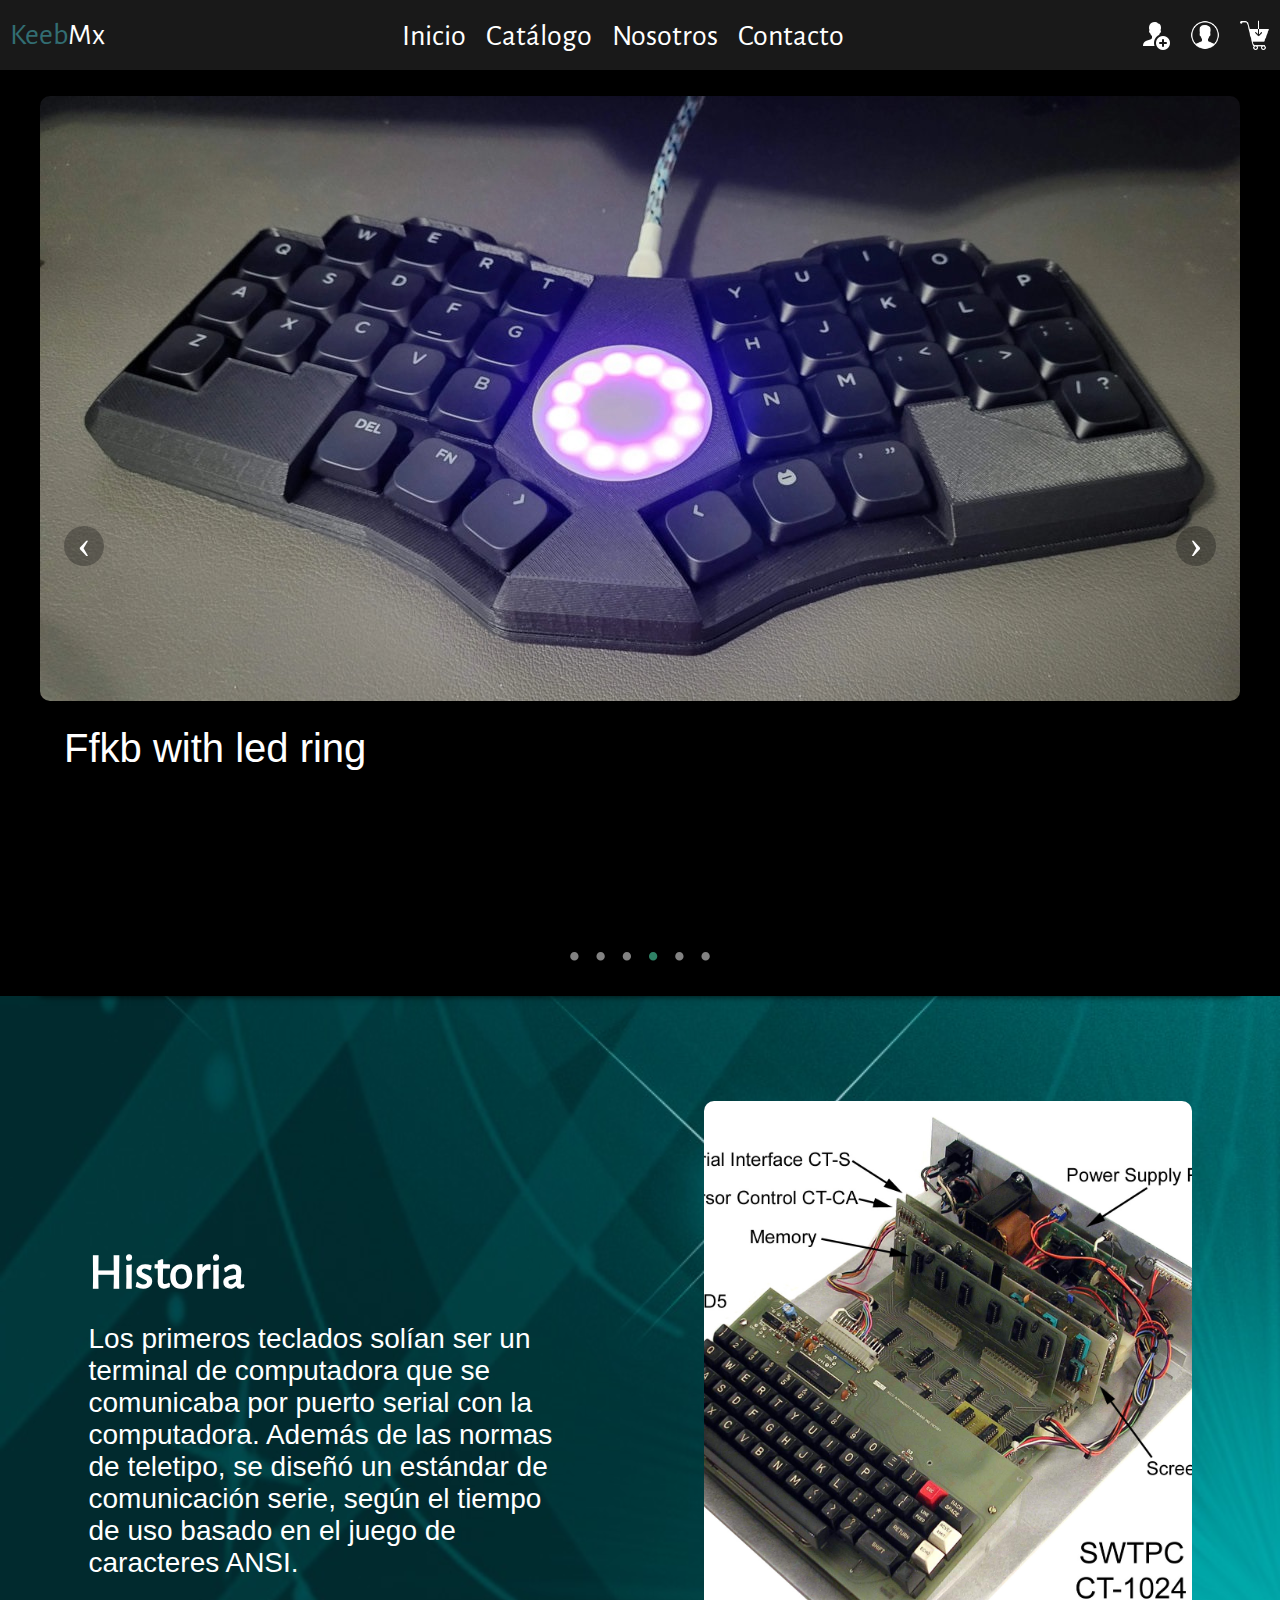
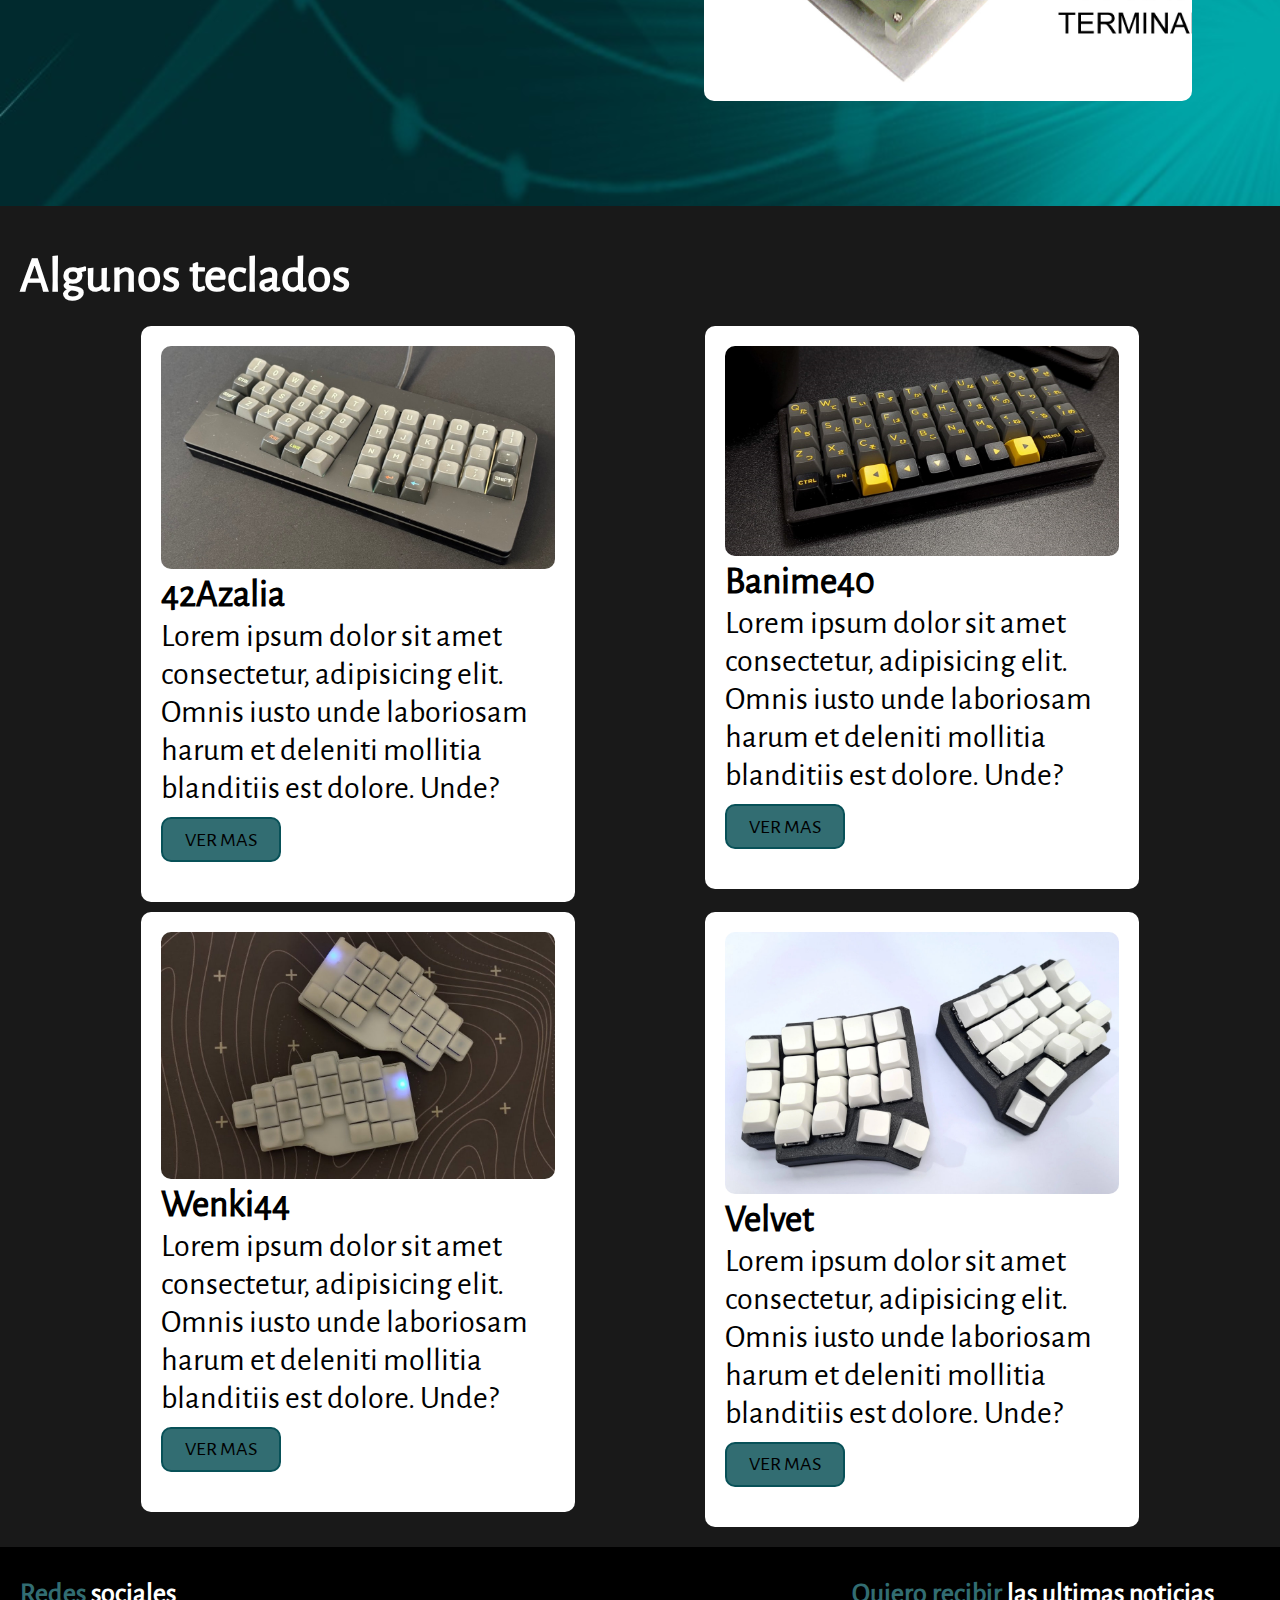
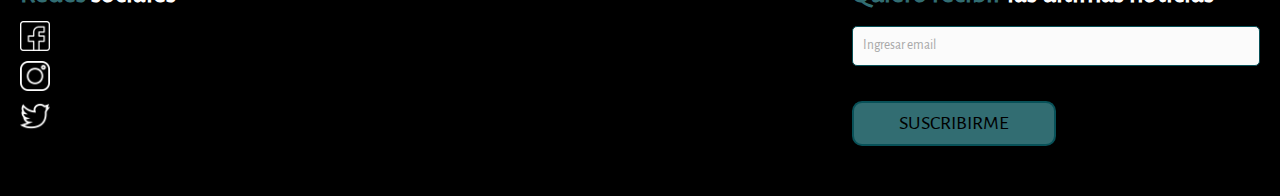
<file: index.html>
<!DOCTYPE html>
<html lang="es">

<head>
    <meta charset="UTF-8">
    <meta http-equiv="X-UA-Compatible" content="IE=edge">
    <meta name="viewport" content="width=device-width, initial-scale=1.0">
    
    <!--Link de CSS-->
    <link rel="stylesheet" href="./css/style.css">
    <title>KeebMx</title>
</head>

<body>

        <!-- Header menu navegacion -->
        
        <header class="header" id="header">
        
            <nav>
                <a href="./index.html">
                    <span class="second-color">Keeb</span>Mx
                </a>
                <ul>
                    <li>
                        <a href="./index.html">Inicio</a>
                    </li>
                    <li>
                        <a href="./pages/catalogo.html">Catálogo</a>
                    </li>
                    <li>
                        <a href="./pages/nosotros.html">Nosotros</a>
                    </li>
                    <li>
                        <a href="./pages/contacto.html">Contacto</a>
                    </li>
                </ul>
                <ul>
                    <li>
                        <a href="./pages/registro.html" class="nicon" title="Registro">
                            <img src="./assets/icon/adduser.png" alt="registro">
                        </a>
                    </li>
                    <li>
                        <a href="./pages/login.html" class="nicon" title="Login">
                            <img src="./assets/icon/login.png" alt="login">
                        </a>
                    </li>
                    <li>
                        <a href="./pages/carrito.html" class="nicon" title="Carrito">
                            <img src="./assets/icon/car.png" alt="carrito">
                        </a>
                    </li>
                </ul>
            </nav>
        </header>


        <!-- Principal -->
        <main class="main" id="main">

            
        <!-- Carrusel -->
            <section>
                <div class="slide">
                    <div class="slide-inner">
                        <input class="slide-open" type="radio" id="slide-1" 
                            name="slide" aria-hidden="true" hidden="" checked="checked">
                        <div class="slide-item">
                            <img src="./assets/42Azalia.jpg">
                            <label class="slide-text">42Azalia</label>
                        </div>
                        <input class="slide-open" type="radio" id="slide-2" 
                            name="slide" aria-hidden="true" hidden="">
                        <div class="slide-item">
                            <img src="./assets/banime40.jpg">
                            <label class="slide-text">Banime40</label>
                        </div>
                        <input class="slide-open" type="radio" id="slide-3" 
                            name="slide" aria-hidden="true" hidden="">
                        <div class="slide-item">
                            <img src="./assets/beyblock20.jpg">
                            <label class="slide-text">Beyblock20</label>
                        </div>
                        <input class="slide-open" type="radio" id="slide-4" 
                            name="slide" aria-hidden="true" hidden="" checked="checked">
                        <div class="slide-item">
                            <img src="./assets/ffkbwithledring.jpg">
                            <label class="slide-text">Ffkb with led ring</label>
                        </div>
                        <input class="slide-open" type="radio" id="slide-5" 
                            name="slide" aria-hidden="true" hidden="">
                        <div class="slide-item">
                            <img src="./assets/freaku4x.jpg">
                            <label class="slide-text">Freaku4x</label>
                        </div>
                        <input class="slide-open" type="radio" id="slide-6" 
                            name="slide" aria-hidden="true" hidden="">
                        <div class="slide-item">
                            <img src="./assets/keezyboost40.jpg">
                            <label class="slide-text">Keezy boost40</label>
                        </div>

                        <!-- Accion slide 1 (Constrol-1) direccion previa te lleva al slide 6 -->
                        <label for="slide-6" class="slide-control prev control-1">‹</label>
                        <!-- Accion slide 1 (Constrol-1) direccion previa te lleva al slide 2 -->
                        <label for="slide-2" class="slide-control next control-1">›</label>
                        <label for="slide-1" class="slide-control prev control-2">‹</label>
                        <label for="slide-3" class="slide-control next control-2">›</label>
                        <label for="slide-2" class="slide-control prev control-3">‹</label>
                        <label for="slide-4" class="slide-control next control-3">›</label>
                        <label for="slide-3" class="slide-control prev control-4">‹</label>
                        <label for="slide-5" class="slide-control next control-4">›</label>
                        <label for="slide-4" class="slide-control prev control-5">‹</label>
                        <label for="slide-6" class="slide-control next control-5">›</label>
                        <label for="slide-5" class="slide-control prev control-6">‹</label>
                        <label for="slide-1" class="slide-control next control-6">›</label>

                        <ol class="slide-indicador">
                            <li>
                                <label for="slide-1" class="slide-circulo">•</label>
                            </li>
                            <li>
                                <label for="slide-2" class="slide-circulo">•</label>
                            </li>
                            <li>
                                <label for="slide-3" class="slide-circulo">•</label>
                            </li>
                            <li>
                                <label for="slide-4" class="slide-circulo">•</label>
                            </li>
                            <li>
                                <label for="slide-5" class="slide-circulo">•</label>
                            </li>
                            <li>
                                <label for="slide-6" class="slide-circulo">•</label>
                            </li>
                        </ol>
                    </div>
                </div>
            </section>

            <section class="historia fondo-fijo">
                <div class="historia__info">
                    <h2>Historia</h2>
                    <p>Los primeros teclados solían ser un terminal de computadora que se comunicaba por puerto serial con la computadora. Además de las normas de teletipo, se diseñó un estándar de comunicación serie, según el tiempo de uso basado en el juego de caracteres ANSI.</p>
                </div>
                <img src="./assets/CT1024_Terminal_System.jpg" alt="CT1024 Terminal System">

            </section>

            <section class="fondo-fijo">

            </section>

            <!-- seccion DIstintos modelos de teclados -->
            <section class="teclado">
                <h2>Algunos teclados</h2>

                <div class="cards">

                    <!-- card keyboard -->
                    <div class="card">

                        <img src="./assets/42Azalia.jpg" alt="teclado">

                        <div class="card__body">
                            <h3>42Azalia</h3>

                            <p>Lorem ipsum dolor sit amet consectetur, adipisicing elit. Omnis iusto unde laboriosam harum
                                et deleniti mollitia blanditiis est dolore. Unde?</p>
                                <button class="btn">Ver mas</button>
                        </div>
                    </div>


                    <!-- card keyboard -->
                    <div class="card">
                        <img src="./assets/banime40.jpg" alt="teclado">
                        <div class="card__body">
                            <h3>Banime40</h3>

                            <p>Lorem ipsum dolor sit amet consectetur, adipisicing elit. Omnis iusto unde laboriosam harum
                                et deleniti mollitia blanditiis est dolore. Unde?</p>
                                <button class="btn">Ver mas</button>
                        </div>
                    </div>

                    <!-- card keyboard -->
                    <div class="card">
                        <img src="./assets/wEnki44.jpg" alt="teclado">
                        <div class="card__body">
                            <h3>Wenki44</h3>

                            <p>Lorem ipsum dolor sit amet consectetur, adipisicing elit. Omnis iusto unde laboriosam harum
                                et deleniti mollitia blanditiis est dolore. Unde?</p>
                                <button class="btn">Ver mas</button>
                        </div>
                    </div>

                    <!-- card keyboard -->
                    <div class="card">
                        <img src="./assets/Velvet.jpg" alt="teclado">
                        <div class="card__body">
                            <h3>Velvet</h3>

                            <p>Lorem ipsum dolor sit amet consectetur, adipisicing elit. Omnis iusto unde laboriosam harum
                                et deleniti mollitia blanditiis est dolore. Unde?</p>
                                <button class="btn">Ver mas</button>
                        </div>
                    </div>

                    <!-- card keyboard
                    <div class="card card--2">
                        <img src="./assets/beyblock20.jpg" alt="teclado">
                        <div class="card__body card--body-2">
                            <h3> beyblock20</h3>

                            <p>Lorem ipsum dolor sit amet consectetur, adipisicing elit. Omnis iusto unde laboriosam harum
                                et deleniti mollitia blanditiis est dolore. Unde?</p>
                                <button class="btn">Ver mas</button>

                        </div>
                    </div> -->
                </div>
            </section>    
        </main>

    <!--Pie de pagina -->
    <footer>
        <section>
            <h3><span class="second-color">Redes </span>sociales </h3>
            <a href="" class="footer-link" title="Facebook">
                <img src="./assets/icon/facebook.png" alt="">
            </a>
            <a href="" class="footer-link" title="Instagram">
                <img src="./assets/icon/instagram.png" alt="">
            </a>
            <a href="" class="footer-link" title="Twitter">
                <img src="./assets/icon/twitter.png" alt="">
            </a>
        </section>

        <section>
            <h3> <span class="second-color">Quiero recibir</span> las ultimas noticias</h3>
            <form action="">
                <label for="email"></label>
                <input type="email" name="email" placeholder="Ingresar email">
                <button type="submit" class="btn">Suscribirme</button>
            </form>
        </section>
    </footer>
</body>
</html>
</file>
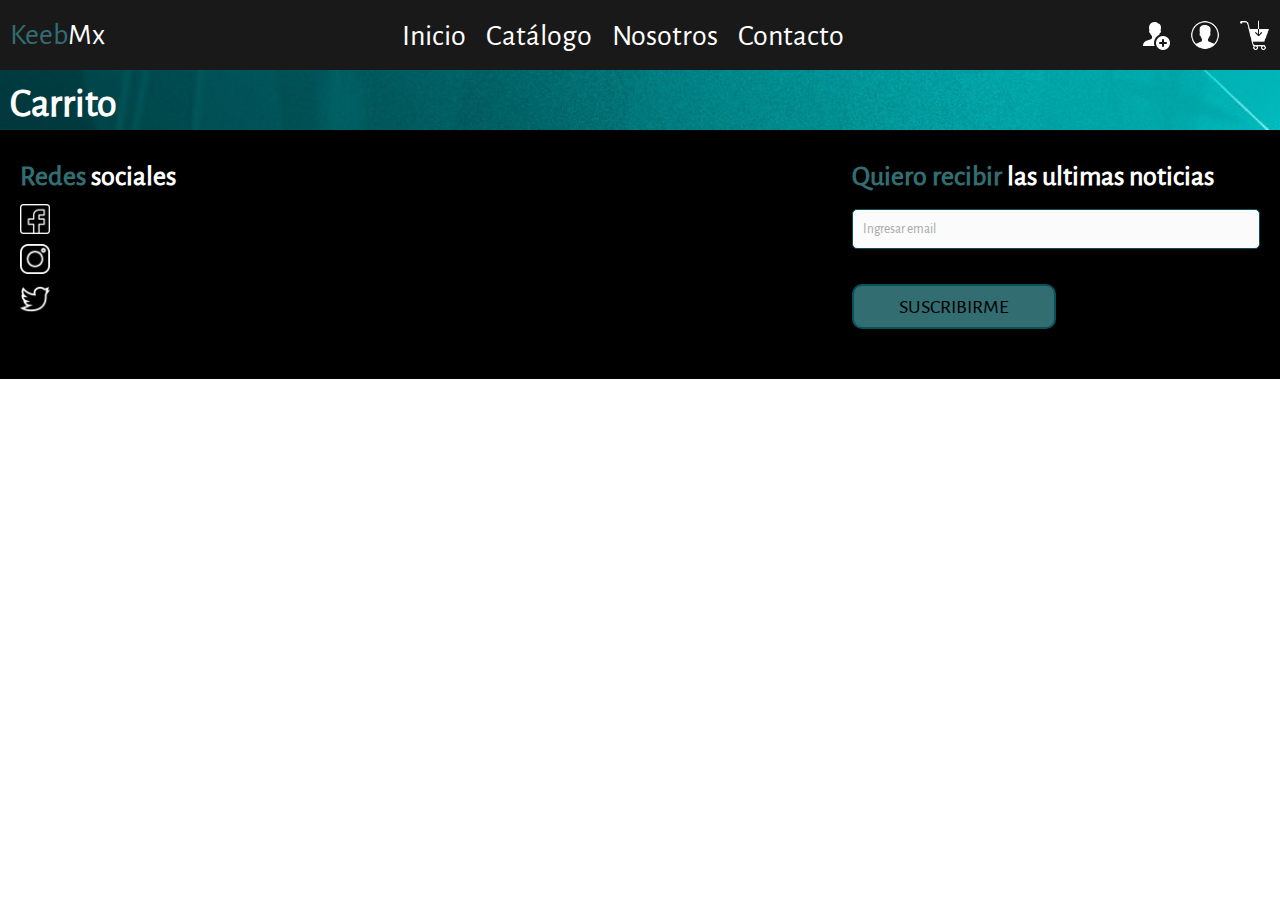
<file: pages/carrito.html>
<!DOCTYPE html>
<html lang="es">
<head>
    <meta charset="UTF-8">
    <meta http-equiv="X-UA-Compatible" content="IE=edge">
    <meta name="viewport" content="width=device-width, initial-scale=1.0">
    

    <link href="https://cdn.jsdelivr.net/npm/bootstrap@5.3.0-alpha3/dist/css/bootstrap.min.css" rel="stylesheet" integrity="sha384-KK94CHFLLe+nY2dmCWGMq91rCGa5gtU4mk92HdvYe+M/SXH301p5ILy+dN9+nJOZ" crossorigin="anonymous">
    
    <link rel="stylesheet" href="../css/style.css">
    <title>Carrito de compras</title>
</head>
<body>

        <!-- Header menu navegacion -->
        
        <header class="header" id="header">
            
            <nav>
                <a href="../index.html">
                    <span class="second-color">Keeb</span>Mx
                </a>

                <ul>
                    <li>
                        <a href="../index.html">Inicio</a>
                    </li>
                    <li>
                        <a href="./catalogo.html">Catálogo</a>
                    </li>
                    <li>
                        <a href="./nosotros.html">Nosotros</a>
                    </li>
                    <li>
                        <a href="./contacto.html">Contacto</a>
                    </li>
                </ul>
                <ul>
                    <li>                        
                        <a href="./registro.html" class="nicon" title="Registro">
                            <img src="../assets/icon/adduser.png" alt="registro">
                        </a>
                    </li>
                    <li>
                        <a href="./login.html" class="nicon" title="Login">
                            <img src="../assets/icon/login.png" alt="login">
                        </a>
                    </li>
                    <li>
                        <a href="./carrito.html" class="nicon" title="Carrito">
                            <img src="../assets/icon/car.png" alt="carrito">
                        </a>
                    </li>
                </ul>
            </nav>
        </header>
        <section class="fondo-fijo">
            <div class="titlepages">
                <h1>Carrito</h1>
            </div>



            <!-- <div>
                <div id="misprods" class="row">
                    
                </div>
            </div>
            
            <div>
                <h4>Tu carrito:</h4>
                <table class="table table-striped">
                    <thead>
                        <tr>
                            <th>ID</th>
                            <th>Nombre</th>
                            <th>Precio</th>
                        </tr>
                    </thead>
                    <tbody id="tablabody">
                        
                    </tbody>
                </table>
                <h4 id="total">Total a pagar $:</h4>
            </div>
            </div>
 -->






        </section>
    <!--Pie de pagina -->
    <footer>
        <section>
            <h3><span class="second-color">Redes </span>sociales </h3>
            <a href="" class="footer-link" title="Facebook">
                <img src="../assets/icon/facebook.png" alt="">
            </a>
            <a href="" class="footer-link" title="Instagram">
                <img src="../assets/icon/instagram.png" alt="">
            </a>
            <a href="" class="footer-link" title="Twitter">
                <img src="../assets/icon/twitter.png" alt="">
            </a>
        </section>

        <section>
            <h3> <span class="second-color">Quiero recibir</span> las ultimas noticias</h3>
            <form action="">
                <label for="email"></label>
                <input type="email" name="email" placeholder="Ingresar email">
                <button type="submit" class="btn">Suscribirme</button>
            </form>
        </section>
    </footer>

        <!-- JavaScript Bundle with Popper -->
        <script src="https://cdn.jsdelivr.net/npm/bootstrap@5.3.0-alpha3/dist/js/bootstrap.bundle.min.js" integrity="sha384-ENjdO4Dr2bkBIFxQpeoTz1HIcje39Wm4jDKdf19U8gI4ddQ3GYNS7NTKfAdVQSZe" crossorigin="anonymous"></script>
        <!-- Mi script -->
        <script src="../js/productos.js"></script>
        <script src="../js/carrito.js"></script>




</body>
</html>
</file>
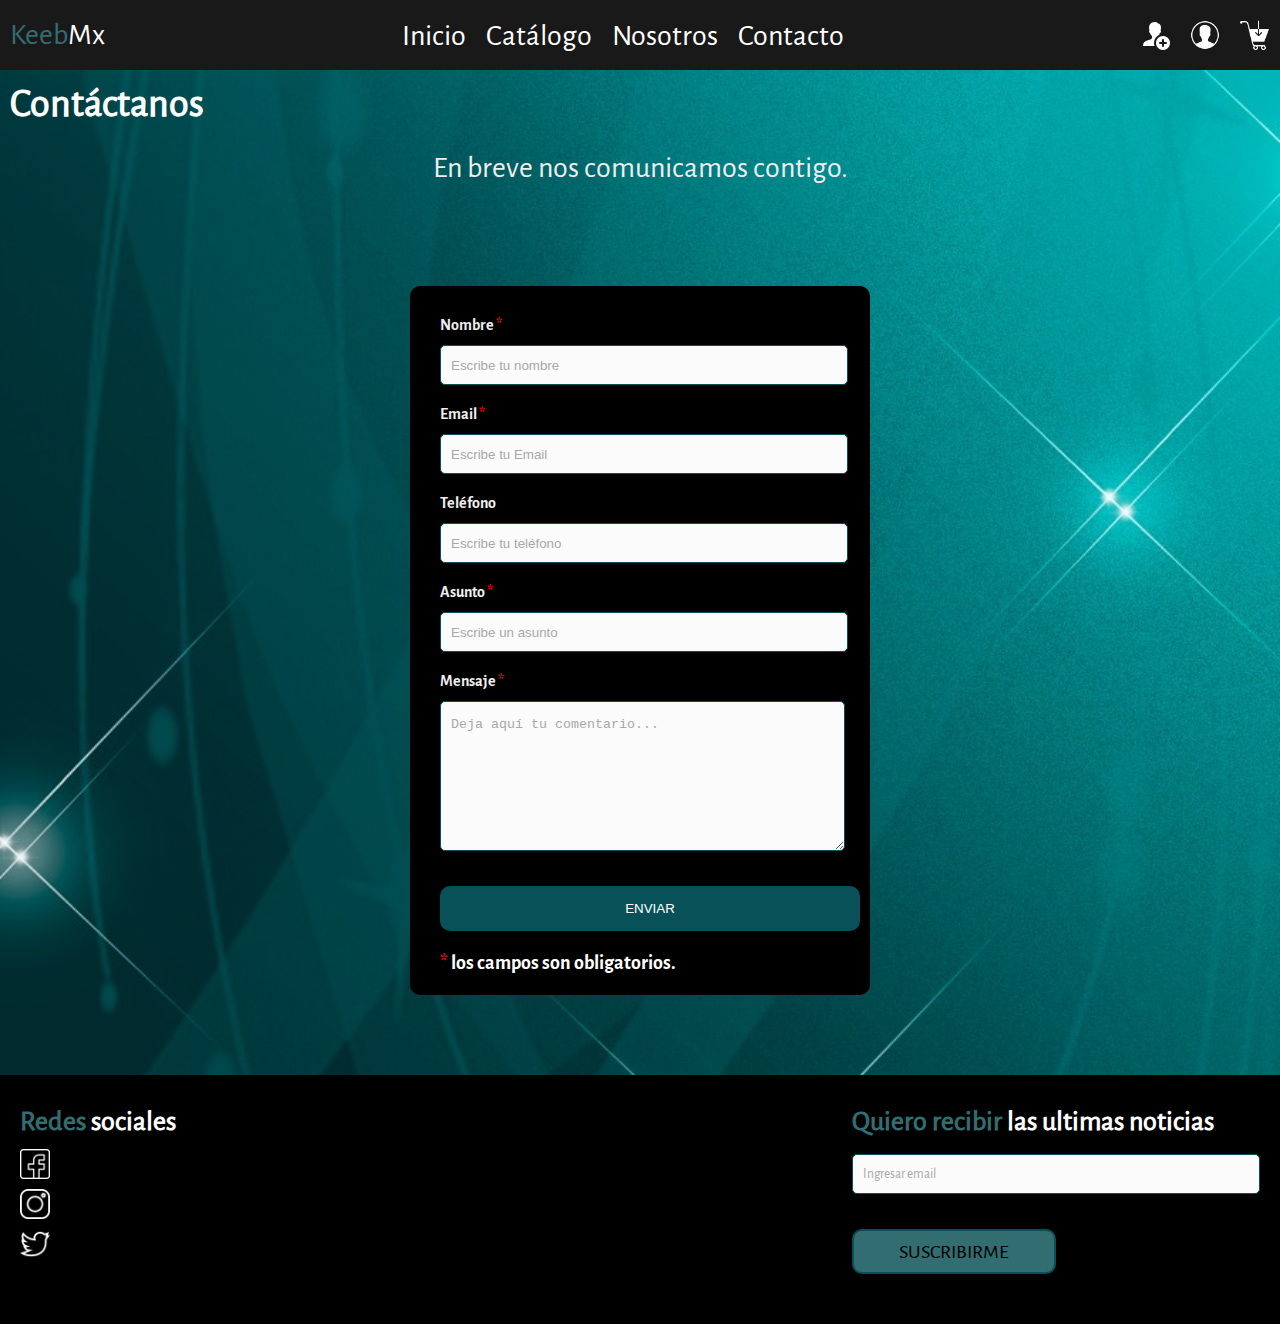
<file: pages/contacto.html>
<!DOCTYPE html>
<html lang="es">
<head>
    <meta charset="UTF-8">
    <meta http-equiv="X-UA-Compatible" content="IE=edge">
    <meta name="viewport" content="width=device-width, initial-scale=1.0">
    
    
    <link rel="stylesheet" href="../css/style.css">
    <title>Contacto</title>
</head>
<body class="fondo-fijo">

        <!-- Header menu navegacion -->
        
        <header class="header" id="header">
            
            <nav>
                <a href="../index.html">
                    <span class="second-color">Keeb</span>Mx
                </a>
                <ul>
                    <li>
                        <a href="../index.html">Inicio</a>
                    </li>
                    <li>
                        <a href="./catalogo.html">Catálogo</a>
                    </li>
                    <li>
                        <a href="./nosotros.html">Nosotros</a>
                    </li>
                    <li>
                        <a href="./contacto.html">Contacto</a>
                    </li>
                </ul>
                <ul>
                    <li>                        
                        <a href="./registro.html" class="nicon" title="Registro">
                            <img src="../assets/icon/adduser.png" alt="registro">
                        </a>
                    </li>
                    <li>
                        <a href="./login.html" class="nicon" title="Login">
                            <img src="../assets/icon/login.png" alt="login">
                        </a>
                    </li>
                    <li>
                        <a href="./carrito.html" class="nicon" title="Carrito">
                            <img src="../assets/icon/car.png" alt="carrito">
                        </a>
                    </li>
                </ul>
            </nav>
        </header>
        
        <!-- contenido principal -->
        <main>
                <div class="titlepages">
                    <h1>Contáctanos</h1>
                </div>


                <!-- formulario de contacto en html y css -->  
            <section class="formulario fondo-fijo">
                <div class="contacto">
                    <p>En breve nos comunicamos contigo.</p>
                </div>
                <div class="contact_form">

                    <div class="formulario">      
                        
                        <form>  
                            <div>     
                                <label for="nombre" class="form__content">Nombre
                                    <span class="obligatorio">*</span>
                                </label>
                                    <input type="text" name="introducir_nombre" id="nombre" required="obligatorio" placeholder="Escribe tu nombre">
                            </div>
                            <div>
                                <label for="email" class="form__content">Email
                                    <span class="obligatorio">*</span>
                                </label>
                                    <input type="email" name="introducir_email" id="email" required="obligatorio" placeholder="Escribe tu Email">
                            </div>
                            
                            <div>
                                <label for="telefone" class="form__content">Teléfono
                                </label>
                                    <input type="tel" name="introducir_telefono" id="telefono" placeholder="Escribe tu teléfono">
                            </div>   
                            
                                                        
                            <div>
                                <label for="asunto" class="form__content">Asunto
                                    <span class="obligatorio">*</span>
                                </label>
                                    <input type="text" name="introducir_asunto" id="assunto" required="obligatorio" placeholder="Escribe un asunto">
                            </div>
                            
                            <div>
                                <label for="mensaje" class="form__content">Mensaje
                                    <span class="obligatorio">*</span>
                                </label>                     
                                <textarea name="introducir_mensaje" class="texto_mensaje" id="mensaje" required="obligatorio" placeholder="Deja aquí tu comentario..."></textarea> 
                            </div>
                            <div>
                                <button class="form__btn" type="submit" name="enviar_formulario" id="enviar"><p>Enviar</p></button>
                            </div>

                                <p class="aviso">
                                <span class="obligatorio"> * </span>los campos son obligatorios.
                                </p> 

                                
                                
                        </form>
                        
                    </div>  
                </div>
            </section>

        </main>


    <!--Pie de pagina -->
        <footer>
            <section>
                <h3><span class="second-color">Redes </span>sociales </h3>
                <a href="" class="footer-link" title="Facebook">
                    <img src="../assets/icon/facebook.png" alt="">
                </a>
                <a href="" class="footer-link" title="Instagram">
                    <img src="../assets/icon/instagram.png" alt="">
                </a>
                <a href="" class="footer-link" title="Twitter">
                    <img src="../assets/icon/twitter.png" alt="">
                </a>
            </section>

            <section>
                <h3> <span class="second-color">Quiero recibir</span> las ultimas noticias</h3>
                <form action="">
                    <label for="email"></label>
                    <input type="email" name="email" placeholder="Ingresar email">
                    <button type="submit" class="btn">Suscribirme</button>
                </form>
            </section>
        </footer>
</body>
</html>
</file>
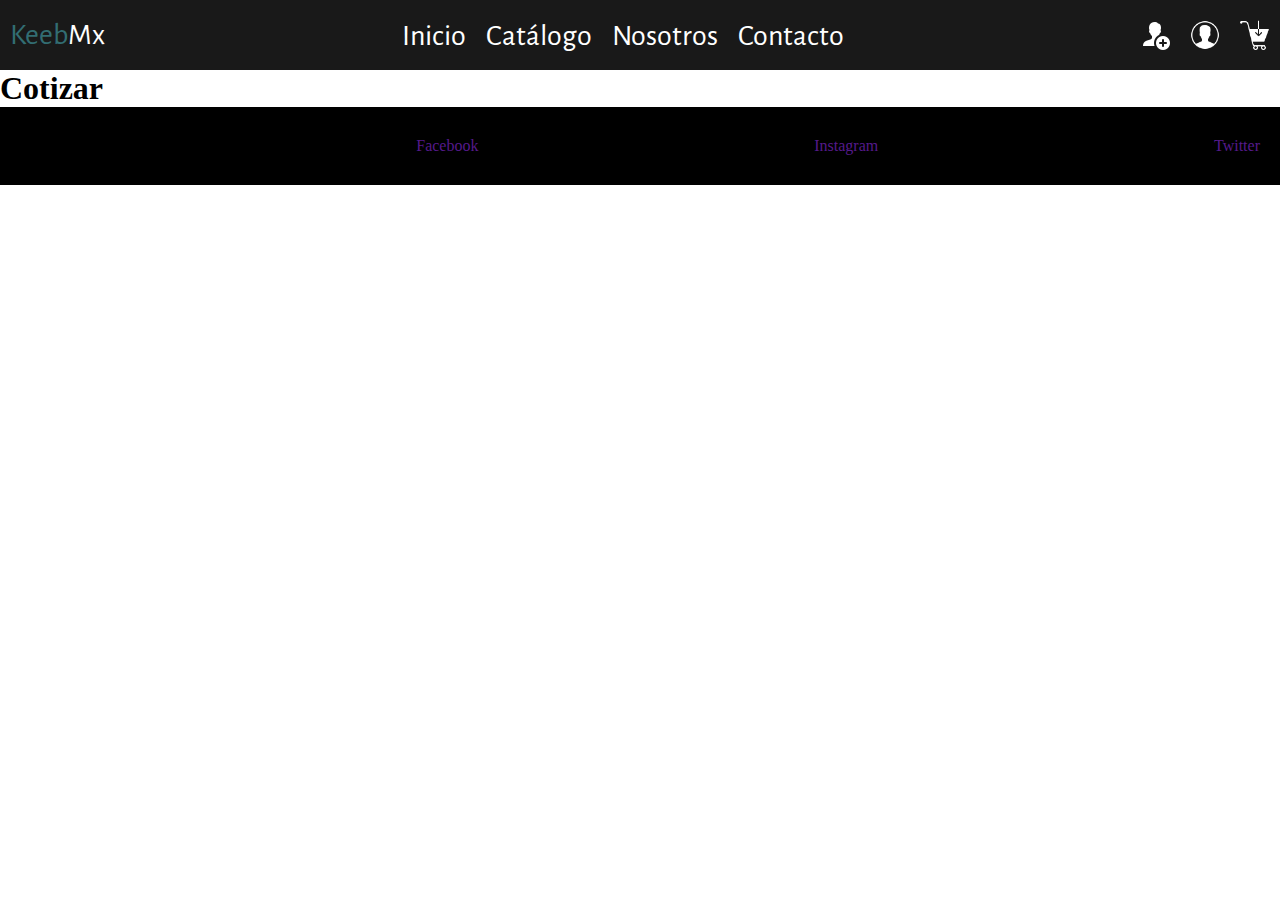
<file: pages/cotizar.html>
<!DOCTYPE html>
<html lang="es">
<head>
    <meta charset="UTF-8">
    <meta http-equiv="X-UA-Compatible" content="IE=edge">
    <meta name="viewport" content="width=device-width, initial-scale=1.0">
    
    
    <link rel="stylesheet" href="../css/style.css">
    <title>Cotizar</title>
</head>
<body>

        <!-- Header menu navegacion -->
        
        <header class="header" id="header">
            
            <nav>
                <a href="../index.html">
                    <span class="second-color">Keeb</span>Mx
                </a>

                <ul>
                    <li>
                        <a href="../index.html">Inicio</a>
                    </li>
                    <li>
                        <a href="./catalogo.html">Catálogo</a>
                    </li>
                    <li>
                        <a href="./nosotros.html">Nosotros</a>
                    </li>
                    <li>
                        <a href="./contacto.html">Contacto</a>
                    </li>
                </ul>
                <ul>
                    <li>                        
                        <a href="./registro.html" class="nicon" title="Registro">
                            <img src="../assets/icon/adduser.png" alt="registro">
                        </a>
                    </li>
                    <li>
                        <a href="./login.html" class="nicon" title="Login">
                            <img src="../assets/icon/login.png" alt="login">
                        </a>
                    </li>
                    <li>
                        <a href="./carrito.html" class="nicon" title="Carrito">
                            <img src="../assets/icon/car.png" alt="carrito">
                        </a>
                    </li>
                </ul>
            </nav>
        </header>
    <div>
        <h1>Cotizar</h1>
    </div>
    <form action=""></form>
    <footer>
        <h4>Siguenos</h4>
        <a href="">Facebook</a>
        <a href="">Instagram</a>
        <a href="">Twitter</a>
    </footer>
</body>
</html>
</file>
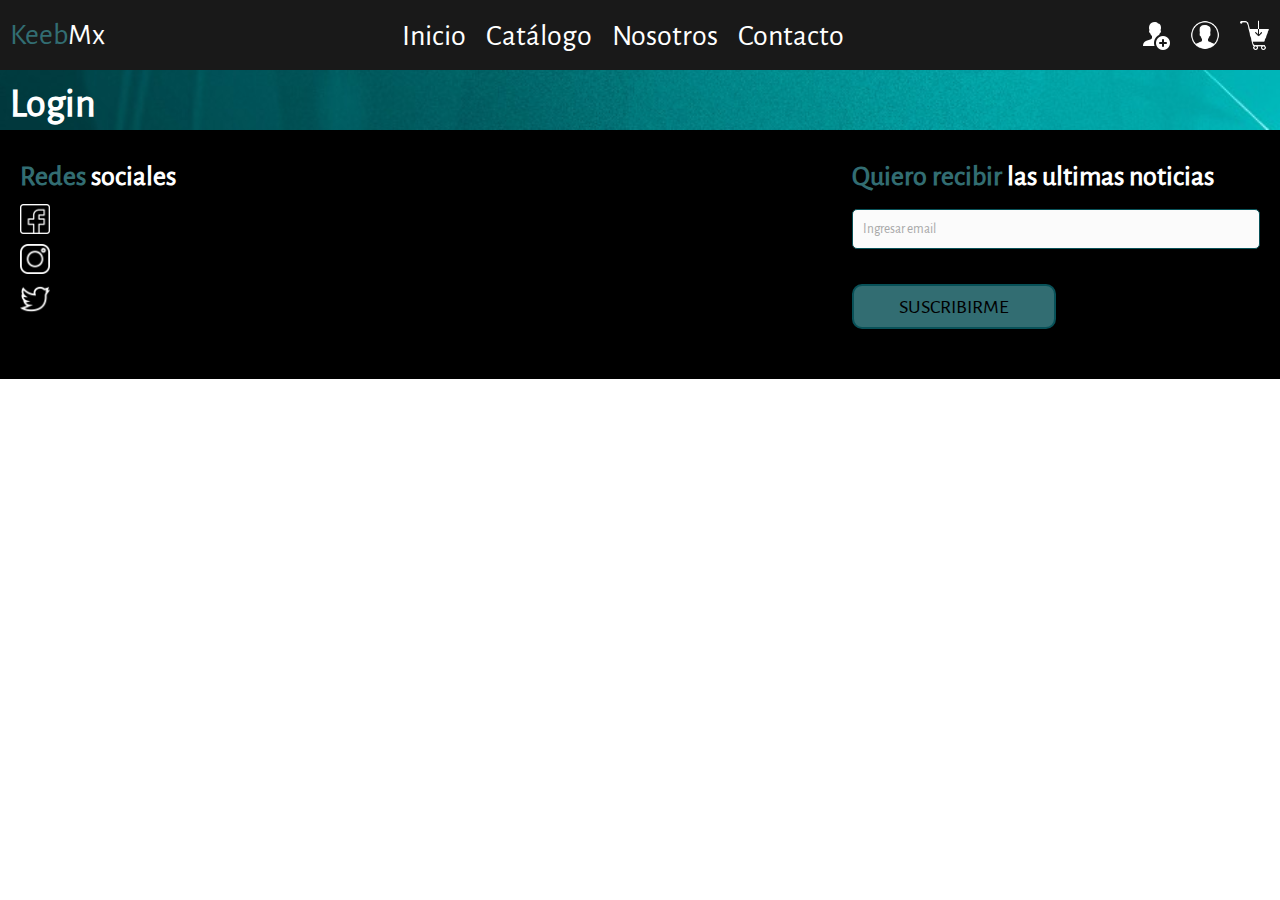
<file: pages/login.html>
<!DOCTYPE html>
<html lang="es">
<head>
    <meta charset="UTF-8">
    <meta http-equiv="X-UA-Compatible" content="IE=edge">
    <meta name="viewport" content="width=device-width, initial-scale=1.0">
    
    
    <link rel="stylesheet" href="../css/style.css">
    <title>Login</title>
</head>
<body>

        <!-- Header menu navegacion -->
        
        <header class="header" id="header">
            
            <nav>
                <a href="../index.html">
                    <span class="second-color">Keeb</span>Mx
                </a>

                <ul>
                    <li>
                        <a href="../index.html">Inicio</a>
                    </li>
                    <li>
                        <a href="./catalogo.html">Catálogo</a>
                    </li>
                    <li>
                        <a href="./nosotros.html">Nosotros</a>
                    </li>
                    <li>
                        <a href="./contacto.html">Contacto</a>
                    </li>
                </ul>
                <ul>
                    <li>                        
                        <a href="./registro.html" class="nicon" title="Registro">
                            <img src="../assets/icon/adduser.png" alt="registro">
                        </a>
                    </li>
                    <li>
                        <a href="./login.html" class="nicon" title="Login">
                            <img src="../assets/icon/login.png" alt="login">
                        </a>
                    </li>
                    <li>
                        <a href="./carrito.html" class="nicon" title="Carrito">
                            <img src="../assets/icon/car.png" alt="carrito">
                        </a>
                    </li>
                </ul>
            </nav>
        </header>
    <section class="fondo-fijo">
        <div class="titlepages">
            <h1>Login</h1>
        </div>
    </section>
    <!--Pie de pagina -->
    <footer>
        <section>
            <h3><span class="second-color">Redes </span>sociales </h3>
            <a href="" class="footer-link" title="Facebook">
                <img src="../assets/icon/facebook.png" alt="">
            </a>
            <a href="" class="footer-link" title="Instagram">
                <img src="../assets/icon/instagram.png" alt="">
            </a>
            <a href="" class="footer-link" title="Twitter">
                <img src="../assets/icon/twitter.png" alt="">
            </a>
        </section>

        <section>
            <h3> <span class="second-color">Quiero recibir</span> las ultimas noticias</h3>
            <form action="">
                <label for="email"></label>
                <input type="email" name="email" placeholder="Ingresar email">
                <button type="submit" class="btn">Suscribirme</button>
            </form>
        </section>
    </footer>
</body>
</html>
</file>
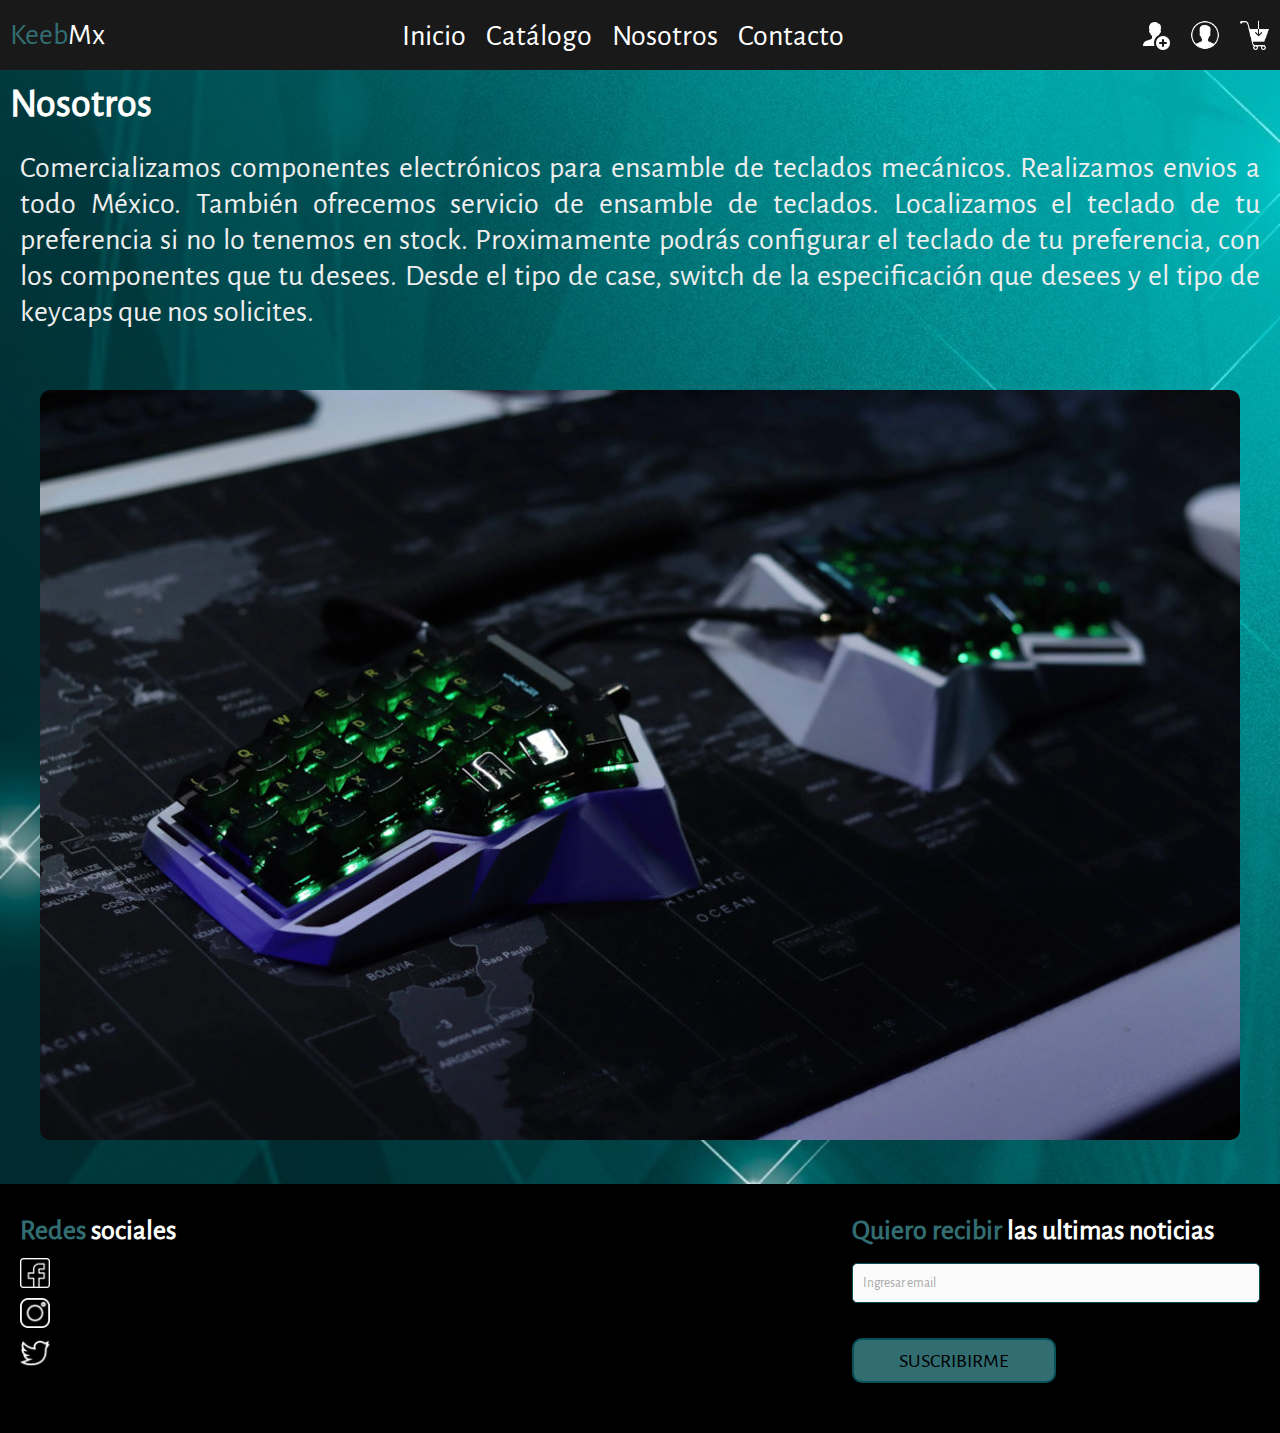
<file: pages/nosotros.html>
<!DOCTYPE html>
<html lang="es">
<head>
    <meta charset="UTF-8">
    <meta http-equiv="X-UA-Compatible" content="IE=edge">
    <meta name="viewport" content="width=device-width, initial-scale=1.0">
    
    
    <link rel="stylesheet" href="../css/style.css">
    <title>Nosotros</title>
</head>
<body>

        <!-- Header menu navegacion -->
        
        <header class="header" id="header">
            
            <nav>
                <a href="../index.html">
                    <span class="second-color">Keeb</span>Mx
                </a>
                <ul>
                    <li>
                        <a href="../index.html">Inicio</a>
                    </li>
                    <li>
                        <a href="./catalogo.html">Catálogo</a>
                    </li>
                    <li>
                        <a href="./nosotros.html">Nosotros</a>
                    </li>
                    <li>
                        <a href="./contacto.html">Contacto</a>
                    </li>
                </ul>
                <ul>
                    <li>                        
                        <a href="./registro.html" class="nicon" title="Registro">
                            <img src="../assets/icon/adduser.png" alt="registro">
                        </a>
                    </li>
                    <li>
                        <a href="./login.html" class="nicon" title="Login">
                            <img src="../assets/icon/login.png" alt="login">
                        </a>
                    </li>
                    <li>
                        <a href="./carrito.html" class="nicon" title="Carrito">
                            <img src="../assets/icon/car.png" alt="carrito">
                        </a>
                    </li>
                </ul>
            </nav>
        </header>

        <!-- contenido principal -->
        <main>
            <div class="titlepages">
                <h1>Nosotros</h1>
            </div>
            <section class="fondo-fijo">
                <div class="contacto" align="center">
                    <p>Comercializamos componentes electrónicos para ensamble de teclados mecánicos. Realizamos envios a todo México. También ofrecemos servicio de ensamble de teclados. Localizamos el teclado de tu preferencia si no lo tenemos en stock. Proximamente podrás configurar el teclado de tu preferencia, con los componentes que tu desees. Desde el tipo de case, switch de la especificación que desees y el tipo de keycaps que nos solicites. 
                    </p>
                    <img src="../assets/Kunai.jpg" alt="kunai">
                </div>
                

            </section>

        </main>


    <!--Pie de pagina -->
        <footer>
            <section>
                <h3><span class="second-color">Redes </span>sociales </h3>
                <a href="" class="footer-link" title="Facebook">
                    <img src="../assets/icon/facebook.png" alt="">
                </a>
                <a href="" class="footer-link" title="Instagram">
                    <img src="../assets/icon/instagram.png" alt="">
                </a>
                <a href="" class="footer-link" title="Twitter">
                    <img src="../assets/icon/twitter.png" alt="">
                </a>
            </section>

            <section>
                <h3> <span class="second-color">Quiero recibir</span> las ultimas noticias</h3>
                <form action="">
                    <label for="email"></label>
                    <input type="email" name="email" placeholder="Ingresar email">
                    <button type="submit" class="btn">Suscribirme</button>
                </form>
            </section>
        </footer>
</body>
</html>
</file>
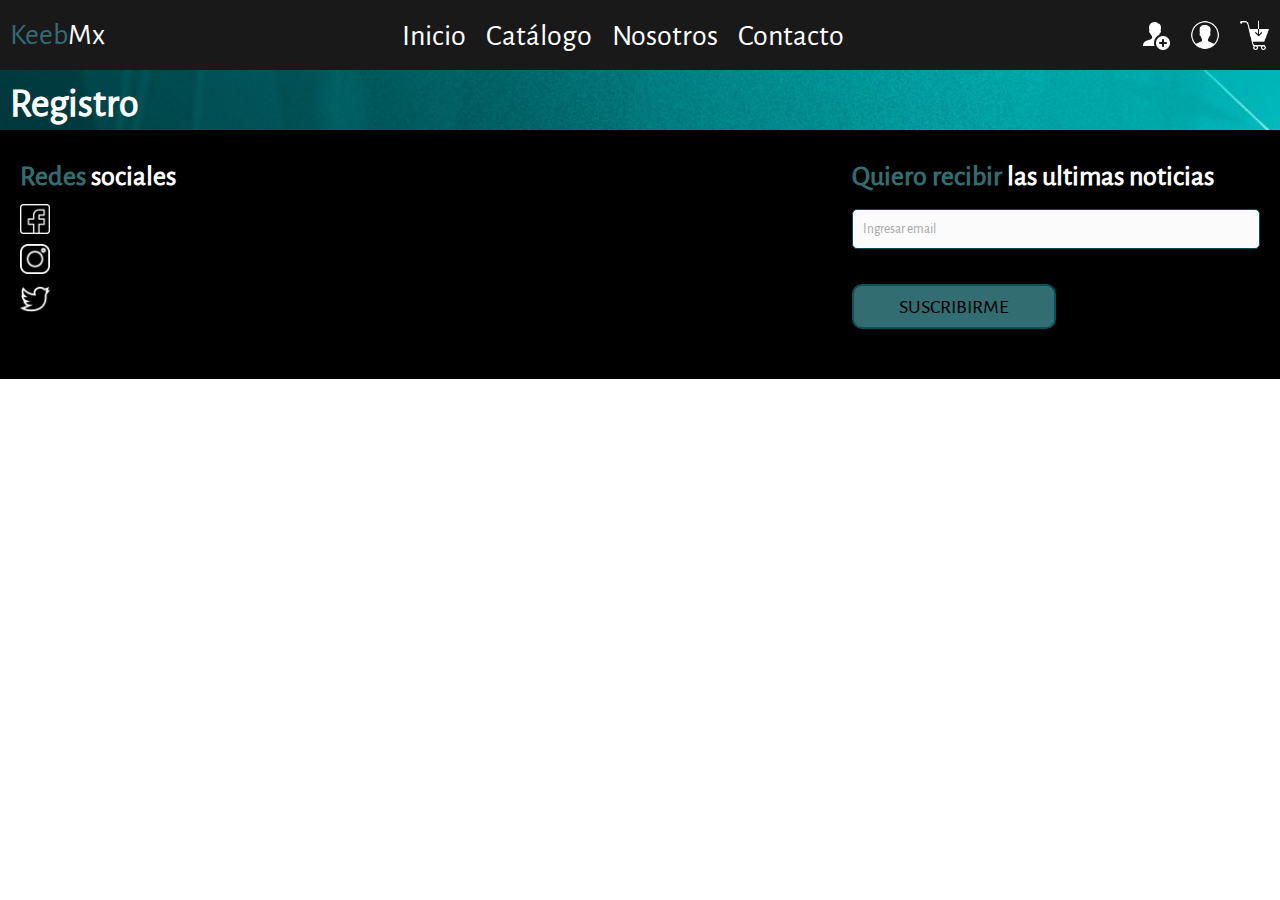
<file: pages/registro.html>
<!DOCTYPE html>
<html lang="es">
<head>
    <meta charset="UTF-8">
    <meta http-equiv="X-UA-Compatible" content="IE=edge">
    <meta name="viewport" content="width=device-width, initial-scale=1.0">
    
    
    <link rel="stylesheet" href="../css/style.css">
    <title>Registro</title>
</head>
<body>

        <!-- Header menu navegacion -->
        
        <header class="header" id="header">
            
            <nav>
                <a href="../index.html">
                    <span class="second-color">Keeb</span>Mx
                </a>

                <ul>
                    <li>
                        <a href="../index.html">Inicio</a>
                    </li>
                    <li>
                        <a href="./catalogo.html">Catálogo</a>
                    </li>
                    <li>
                        <a href="./nosotros.html">Nosotros</a>
                    </li>
                    <li>
                        <a href="./contacto.html">Contacto</a>
                    </li>
                </ul>
                <ul>
                    <li>                        
                        <a href="./registro.html" class="nicon" title="Registro">
                            <img src="../assets/icon/adduser.png" alt="registro">
                        </a>
                    </li>
                    <li>
                        <a href="./login.html" class="nicon" title="Login">
                            <img src="../assets/icon/login.png" alt="login">
                        </a>
                    </li>
                    <li>
                        <a href="./carrito.html" class="nicon" title="Carrito">
                            <img src="../assets/icon/car.png" alt="carrito">
                        </a>
                    </li>
                </ul>
            </nav>
        </header>
    <section class="fondo-fijo">
        <div class="titlepages">
            <h1>Registro</h1>
        </div>
    </section>
    <!--Pie de pagina -->
    <footer>
        <section>
            <h3><span class="second-color">Redes </span>sociales </h3>
            <a href="" class="footer-link" title="Facebook">
                <img src="../assets/icon/facebook.png" alt="">
            </a>
            <a href="" class="footer-link" title="Instagram">
                <img src="../assets/icon/instagram.png" alt="">
            </a>
            <a href="" class="footer-link" title="Twitter">
                <img src="../assets/icon/twitter.png" alt="">
            </a>
        </section>

        <section>
            <h3> <span class="second-color">Quiero recibir</span> las ultimas noticias</h3>
            <form action="">
                <label for="email"></label>
                <input type="email" name="email" placeholder="Ingresar email">
                <button type="submit" class="btn">Suscribirme</button>
            </form>
        </section>
    </footer>
</body>
</html>
</file>
<file: css/style.css>
/*incluir fuente desde google font */
@import url('https://fonts.googleapis.com/css2?family=Alegreya+Sans:ital,wght@1,100&display=swap');

/* COLORES

#326d72 TURQUESA
#191919 NEGRO

*/
/*incluir fuente localmente desde nuestra pc*/
@font-face {
    font-family: alegreya;
    src: url(../assets/font/AlegreyaSans-Regular.ttf);
}

@font-face {
    font-family: alegreya-bold;
    src: url(../assets/font/AlegreyaSans-Bold.ttf);
}

/* * = selector universal para reseteo de estilos por default del html*/
* {
    margin: 0;
    padding: 0;
    box-sizing: border-box;
}

ul, ol, li {
    list-style: none;
}

a {
    text-decoration: none;
}

.second-color {
    color: #326d72;
}

.btn {
    color: #000;
    background-color: #326d72;
    padding: 10px;
    width: 120px;
    border-radius: 10px;
    font-family: alegreya;
    display: flex;
    align-items: center;
    justify-content: center;
    font-size: 20px;

}

/* HEADER */
header {
    background-color: #191919;
    font-family: alegreya;
    height: 70px;
    font-size: 32px;
    position: sticky;
    top: 0;
    width: 100%;
    z-index: 1;
}


/* nav {
    display: flex;
    justify-content: space-between;
    align-items: center;
    height: 70px;
    width: 100%;
    padding: 10px;
} */

nav {
    display: flex;
    justify-content: space-between;
    align-items: center;
    height: 70px;
    width: 100%;
    padding: 10px;
}
nav a {
    color: #fff;
    font-size: 30px;
}

nav ul {
    color: #fff;
    display: flex;
    gap: 20px;
}

nav img{
    display: flex;
    justify-content: flex-end;
    width: 30px;
}



/* Carrusel */
.slide {
    position: relative;
    box-shadow: 0px 1px 6px rgba(0, 0, 0, 0.64);
    margin-top: 26px;
}
.slide-inner {
    position: relative;
    overflow: hidden;
    width: 100%;
    height: 100vh;
}
.slide-open:checked + .slide-item {
    position: static;
    opacity: 100;
}
.slide-item {
    position: absolute;
    opacity: 0;
    -webkit-transition: opacity 0.6s ease-out;
    transition: opacity 0.6s ease-out;
}
.slide-item img {
    display: block;
    height: auto;
    max-width: 100%;
    border-radius: 10px;
}
.slide-control {
    background: rgba(0, 0, 0, 0.28);
    border-radius: 50%;
    color: #fff;
    cursor: pointer;
    display: none;
    font-size: 40px;
    height: 40px;
    line-height: 35px;
    position: absolute;
    top: 50%;
    -webkit-transform: translate(0, -50%);
    cursor: pointer;
    -ms-transform: translate(0, -50%);
    transform: translate(0, -50%);
    text-align: center;
    width: 40px;
    z-index: 10;
}
.slide-control.prev {
    left: 2%;
}
.slide-control.next {
    right: 2%;
}
.slide-control:hover {
    background: rgba(0, 0, 0, 0.8);
    color: #aaaaaa;
}
#slide-1:checked ~ .control-1,
#slide-2:checked ~ .control-2,
#slide-3:checked ~ .control-3,
#slide-4:checked ~ .control-4,
#slide-5:checked ~ .control-5,
#slide-6:checked ~ .control-6 {
    display: block;
}
.slide-indicador {
    list-style: none;
    margin: 0;
    padding: 0;
    position: absolute;
    bottom: 2%;
    left: 0;
    right: 0;
    text-align: center;
    z-index: 10;
}
.slide-indicador li {
    display: inline-block;
    margin: 0 5px;
}
.slide-circulo {
    color: #828282;
    cursor: pointer;
    display: block;
    font-size: 35px;
}
.slide-circulo:hover {
    color: #aaaaaa;
}
#slide-1:checked ~ .control-1 ~ .slide-indicador 
        li:nth-child(1) .slide-circulo,
#slide-2:checked ~ .control-2 ~ .slide-indicador 
        li:nth-child(2) .slide-circulo,
#slide-3:checked ~ .control-3 ~ .slide-indicador 
        li:nth-child(3) .slide-circulo,
#slide-4:checked ~ .control-4 ~ .slide-indicador 
        li:nth-child(4) .slide-circulo,
#slide-5:checked ~ .control-5 ~ .slide-indicador 
        li:nth-child(5) .slide-circulo,
#slide-6:checked ~ .control-6 ~ .slide-indicador 
        li:nth-child(6) .slide-circulo {
    color: #2f8266;
}
#titulo {
    width: 100%;
    position: absolute;
    padding: 0px;
    margin: 0px auto;
    text-align: center;
    font-size: 27px;
    color: rgba(255, 255, 255, 1);
    font-family: 'Open Sans', sans-serif;
    z-index: 9999;
    text-shadow: 0px 1px 2px rgba(0, 0, 0, 0.33), 
            -1px 0px 2px rgba(255, 255, 255, 0);
}

.slide-text{
    color: #fff;
    font-size: 40px;
    position: absolute;
    top: 70%;
    left: 2%;
    font-family: Inter,Arial,sans-serif;
}    



/* MAIN */
.titlepages{
    background-image: url(../assets/bg.jpg);
    background-attachment: fixed;
    background-repeat: no-repeat;
    background-position: center;
    background-size: cover;
    color: #fff;
    font-family: alegreya;
    font-size: 20px;
    width: 100%;
    height: 60px;
    display: flex;
    align-items:flex-start;
    justify-content:flex-start;
    padding: 10px;
}




/* nosotros  */

.historia {
    
    display: flex;
    padding: 30px;
    gap: 10px;
    color: #fff;
    justify-content: space-around;
    align-items: center;
    height: 90vh;
    
}

.historia__info {
    display: flex;
    flex-direction: column;
    align-items: flex-start;
    justify-content: space-between;
    width: 40%;

}

.historia__info h2 {
    font-family: alegreya;
    font-size: 50px;
    padding: 20px 0;
}

.historia__info p {
    font-family: 'Roboto', sans-serif;
    font-size: 28px;
}

.historia img {
    width: 40%;
    height: 80%;
    object-fit: cover;
    border-radius: 10px;
}

/* FONDO FIJO  */
.fondo-fijo {
    background-image: url(../assets/bg.jpg);
    background-attachment: fixed;
    background-repeat: no-repeat;
    background-position: center;
    background-size: cover;
    width: 100%;
 
}



/* cards index */

.teclado {
    background: #191919;
    color: #ffff;
    padding: 20px;
    height: 100%;
}

.teclado h2 {
    font-family: alegreya;
    font-size: 50px;
    padding: 20px 0;
}


.cards{
    display: flex;
    color: #000;
    justify-content: space-evenly;
    flex-wrap: wrap;
    gap: 10px;
    width: 100%;
}

.card{
    width: 35%;
    background-color: rgb(255, 255, 255);
    padding: 20px;
    height: 80%;
    border-radius: 10px;
    
}

.card__body{
    font-family: alegreya;
    font-size: 32px;
}

.card--2{
    display: flex;
    width: 100%;
    gap: 10px;
}

.card--body-2{
    display: flex;
    flex-direction: column;
    align-items: flex-start;
    background-color: #eee;
    justify-content: space-between;
}

.card--body-2 button{
    align-self: flex-end;
    font-family: AlegreyaSans-Bold;
}
.card img{
    width: 100%;
    /* height: 300px; */
    object-fit: cover;
    border-radius: 10px;
}

.cardshop{
    display: flex;
    color: #000;
    justify-content: space-evenly;
    flex-wrap: wrap;
    gap: 30px;
    width: 100%;
}





/* Productos*/

.tarjetas{
    background-color: #191919;
    width: 100%;
    padding: 40px 10px;
    display: flex;
    justify-content: space-evenly;
    flex-wrap: wrap;
    gap: 20px;
}


.tarjeta{
    background-color: #eee;
    width: 30%;
}

.tarjeta img {
    width: 100%;
    height: 25vh;
    object-fit: cover;
}

.tarjeta__contenedora{
    padding: 10px;
    font-family: alegreya;
    display: flex;
    flex-direction: column;
    gap: 10px;
}

.tarjeta__contenedora a{
    color: #000000;
    background-color: #018692;
    width: 100px;
    align-self: flex-end;
    padding: 10px;
    text-align: center;
    border-radius: 10px;
    font-family: alegreya-bold;
}

.tarjeta__contenedora p {
    padding: 10px 0;
    border-top: 1px solid #191919;
    border-bottom: 1px solid #191919;
    align-self: flex-end;
    width: 100%;
}




.tarjetas__divisor{
    background-image: url(../assets/bg.jpg);
    background-attachment: fixed;
    background-position: center;
    background-size: cover;
    height: 150px;
    color: rgb(255, 255, 255);
    font-family: alegreya;
    font-size: 40px;
    display: flex;
    align-items: center;
    justify-content: center;
}



/* CONTACTO */

.main{
    background: #000000;
    display: flex;
    flex-direction: column;
    align-items: center;
    justify-content: center;

}


.contact_form{  
    width: 460px; 
    height: auto;
    margin: 80px auto;
    border-radius: 10px;  
    padding-top: 30px;
    padding-bottom: 20px;  
    background-color: #000000; 
    padding-left: 30px; 
    font-family: alegreya-bold;
    color: #eee;
}


input{
    background-color: #fbfbfb; 
    width: 408px; 
    height: 40px; 
    border-radius: 5px;  
    border-style: solid; 
    border-width: 1px; 
    border-color: #085158; 
    margin-top: 10px;  
    padding-left: 10px;
    margin-bottom: 20px; 
}


textarea{
    background-color: #fbfbfb; 
    width: 405px; 
    height: 150px; 
    border-radius: 5px;  
    border-style: solid; 
    border-width: 1px; 
    border-color: #085158; 
    margin-top: 10px;  
    padding-left: 10px;
    margin-bottom: 20px; 
    padding-top: 15px; 
}


label{
    display: block; 
    float: center;  
}


button{
    height: 45px; 
    padding-left: 5px;
    padding-right: 5px;   
    margin-bottom: 20px; 
    margin-top: 10px;   
    text-transform: uppercase;
    background-color: #085158; 
    border-color: #085158; 
    border-style: solid; 
    border-radius: 10px;  
    width: 420px;   
    cursor: pointer;
}


button p{
    color: #fff; 
}


span{
    color: #ff0000; 
}


.aviso{
    font-size: 20px;  
    color: #ffffff;  
}


::-webkit-input-placeholder {
    color: #a8a8a8;
}


::-webkit-textarea-placeholder {
    color: #a8a8a8;
}


.formulario input:focus{
    outline:0;
    border: 2px solid #000000;
}


.formulario textarea:focus{
    outline:0;
    border: 2px solid #000000;
}

.contacto p{
    font-family: alegreya;
    font-size: 30px;
    padding: 20px;
    color: #eee;
    display: flex;
    flex-wrap: nowrap;
    flex-direction: row;
    justify-content: center;
    text-align: justify;
    
}

.contacto img{
    border-radius: 10px;
    margin: 40px auto;

}



.listaProd{
    border-radius: 10px;
}






/* FOOTER */

footer {
    background: #000;
    display: flex;
    justify-content: space-between;
    padding: 30px 20px;
}

footer section {
    display: flex;
    flex-direction: column;
    color: #fff;
    font-family: alegreya;
    font-size: 24px;
}

.footer-link {
    text-decoration: none;
    color: #fff;
    list-style: none;
}

footer section a img{
    display: flex;
    width: 30px;
    padding-top: 10px;
    justify-content: center;
}

footer section form input {
    
    color: #fff;
    padding: 10px;
    outline: none;
    font-family: alegreya;
}

footer section form {
    display: flex;
    flex-direction: column;
    gap: 5px;
}

footer section form button.btn {
    width: 50%;
    font-size: 24;
    padding: 5px;
}
</file>
